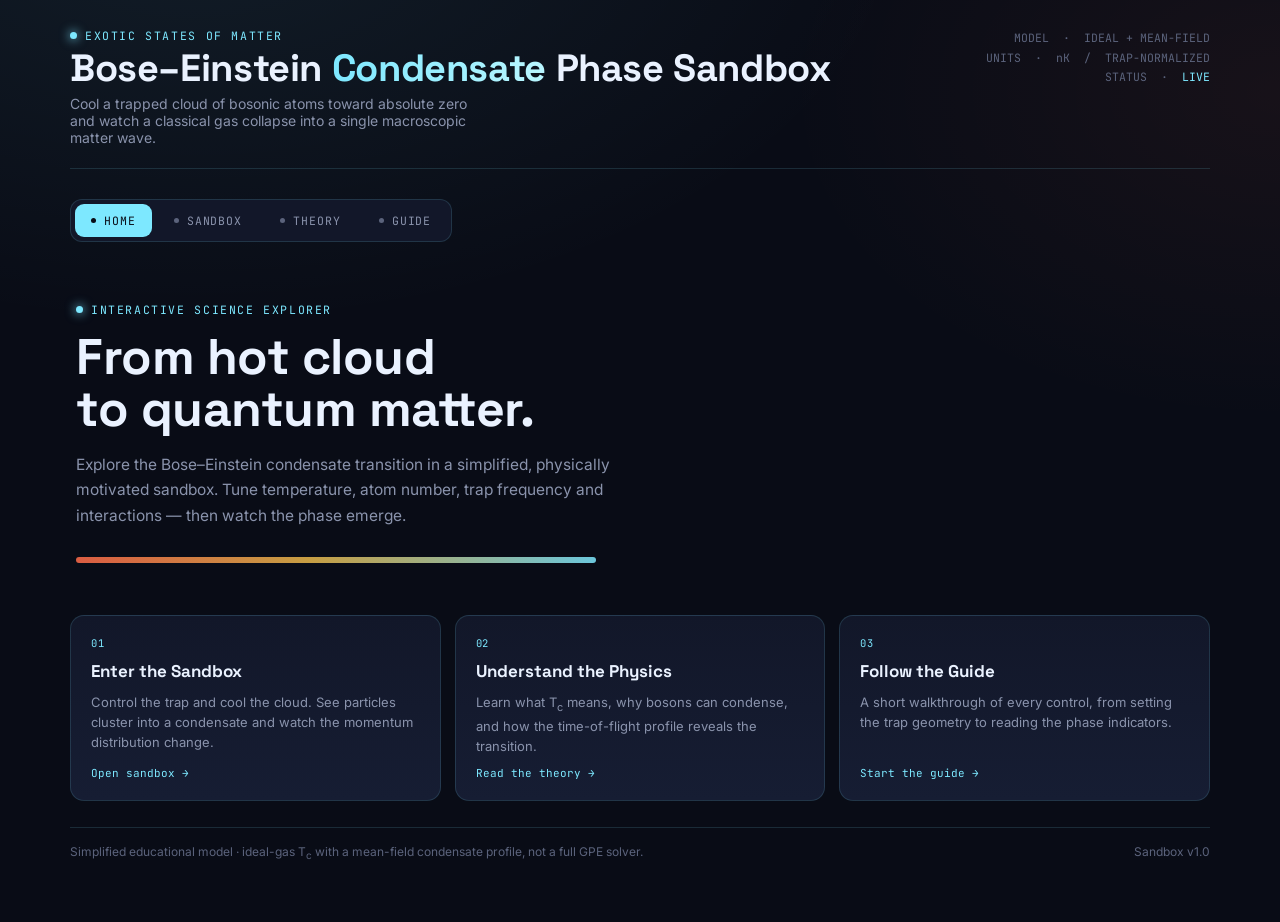
<file: index.html>
<!DOCTYPE html>
<html lang="en">

<head>
    <meta charset="UTF-8">

    <meta
        name="viewport"
        content="width=device-width, initial-scale=1.0"
    >

    <title>
        Exotic States of Matter | BEC Phase Sandbox
    </title>

    <!-- Google Fonts -->
    <link
        href="https://fonts.googleapis.com/css2?family=Inter:wght@400;500;600;700&family=JetBrains+Mono:wght@400;500;600;700&family=Space+Grotesk:wght@400;500;600;700&display=swap"
        rel="stylesheet"
    >

    <!-- Main CSS -->
    <link
        rel="stylesheet"
        href="css/style.css"
    >
</head>


<body>

    <div class="wrap">


        <!-- =================================================
             HEADER
             ================================================= -->

        <header class="top">

            <div class="brand">

                <div class="eyebrow">
                    Exotic States of Matter
                </div>

                <h1>
                    Bose–Einstein
                    <em>Condensate</em>
                    Phase Sandbox
                </h1>

                <p>
                    Cool a trapped cloud of bosonic atoms toward
                    absolute zero and watch a classical gas collapse
                    into a single macroscopic matter wave.
                </p>

            </div>


            <div class="top-meta">

                MODEL &nbsp;·&nbsp; IDEAL + MEAN-FIELD

                <br>

                UNITS &nbsp;·&nbsp; nK &nbsp;/&nbsp; TRAP-NORMALIZED

                <br>

                STATUS &nbsp;·&nbsp;
                <span style="color:var(--cyan)">
                    LIVE
                </span>

            </div>

        </header>



        <!-- =================================================
             NAVIGATION
             ================================================= -->

        <nav
            class="tabs"
            aria-label="Page navigation"
        >

            <a
                href="index.html"
                class="active"
            >
                Home
            </a>

            <a href="sandbox.html">
                Sandbox
            </a>

            <a href="theory.html">
                Theory
            </a>

            <a href="guide.html">
                Guide
            </a>

        </nav>



        <!-- =================================================
             HOME PAGE
             ================================================= -->

        <main>

            <section
                class="page current"
                id="page-home"
            >


                <!-- HERO -->

                <div class="hero-home">

                    <div class="kicker">
                        Interactive Science Explorer
                    </div>


                    <h1>
                        From hot cloud
                        <br>
                        to quantum matter.
                    </h1>


                    <p class="lede">

                        Explore the Bose–Einstein condensate
                        transition in a simplified, physically
                        motivated sandbox. Tune temperature,
                        atom number, trap frequency and interactions
                        — then watch the phase emerge.

                    </p>


                    <div class="spectrum-strip"></div>

                </div>



                <!-- =================================================
                     HOME CARDS
                     ================================================= -->

                <div class="home-cards">


                    <!-- SANDBOX CARD -->

                    <a
                        class="nav-card"
                        href="sandbox.html"
                    >

                        <span class="idx">
                            01
                        </span>

                        <h3>
                            Enter the Sandbox
                        </h3>

                        <p>
                            Control the trap and cool the cloud.
                            See particles cluster into a condensate
                            and watch the momentum distribution change.
                        </p>

                        <span class="go">
                            Open sandbox →
                        </span>

                    </a>



                    <!-- THEORY CARD -->

                    <a
                        class="nav-card"
                        href="theory.html"
                    >

                        <span class="idx">
                            02
                        </span>

                        <h3>
                            Understand the Physics
                        </h3>

                        <p>
                            Learn what T<sub>c</sub> means,
                            why bosons can condense, and how the
                            time-of-flight profile reveals the transition.
                        </p>

                        <span class="go">
                            Read the theory →
                        </span>

                    </a>



                    <!-- GUIDE CARD -->

                    <a
                        class="nav-card"
                        href="guide.html"
                    >

                        <span class="idx">
                            03
                        </span>

                        <h3>
                            Follow the Guide
                        </h3>

                        <p>
                            A short walkthrough of every control,
                            from setting the trap geometry to reading
                            the phase indicators.
                        </p>

                        <span class="go">
                            Start the guide →
                        </span>

                    </a>


                </div>

            </section>

        </main>



        <!-- =================================================
             FOOTER
             ================================================= -->

        <footer>

            <span>
                Simplified educational model ·
                ideal-gas T<sub>c</sub> with a mean-field
                condensate profile, not a full GPE solver.
            </span>

            <span>
                Sandbox v1.0
            </span>

        </footer>


    </div>


    <!--
        No sandbox.js here.

        index.html only needs the Home page.
        Sandbox simulation will be loaded only
        from sandbox.html.
    -->

</body>

</html>
</file>
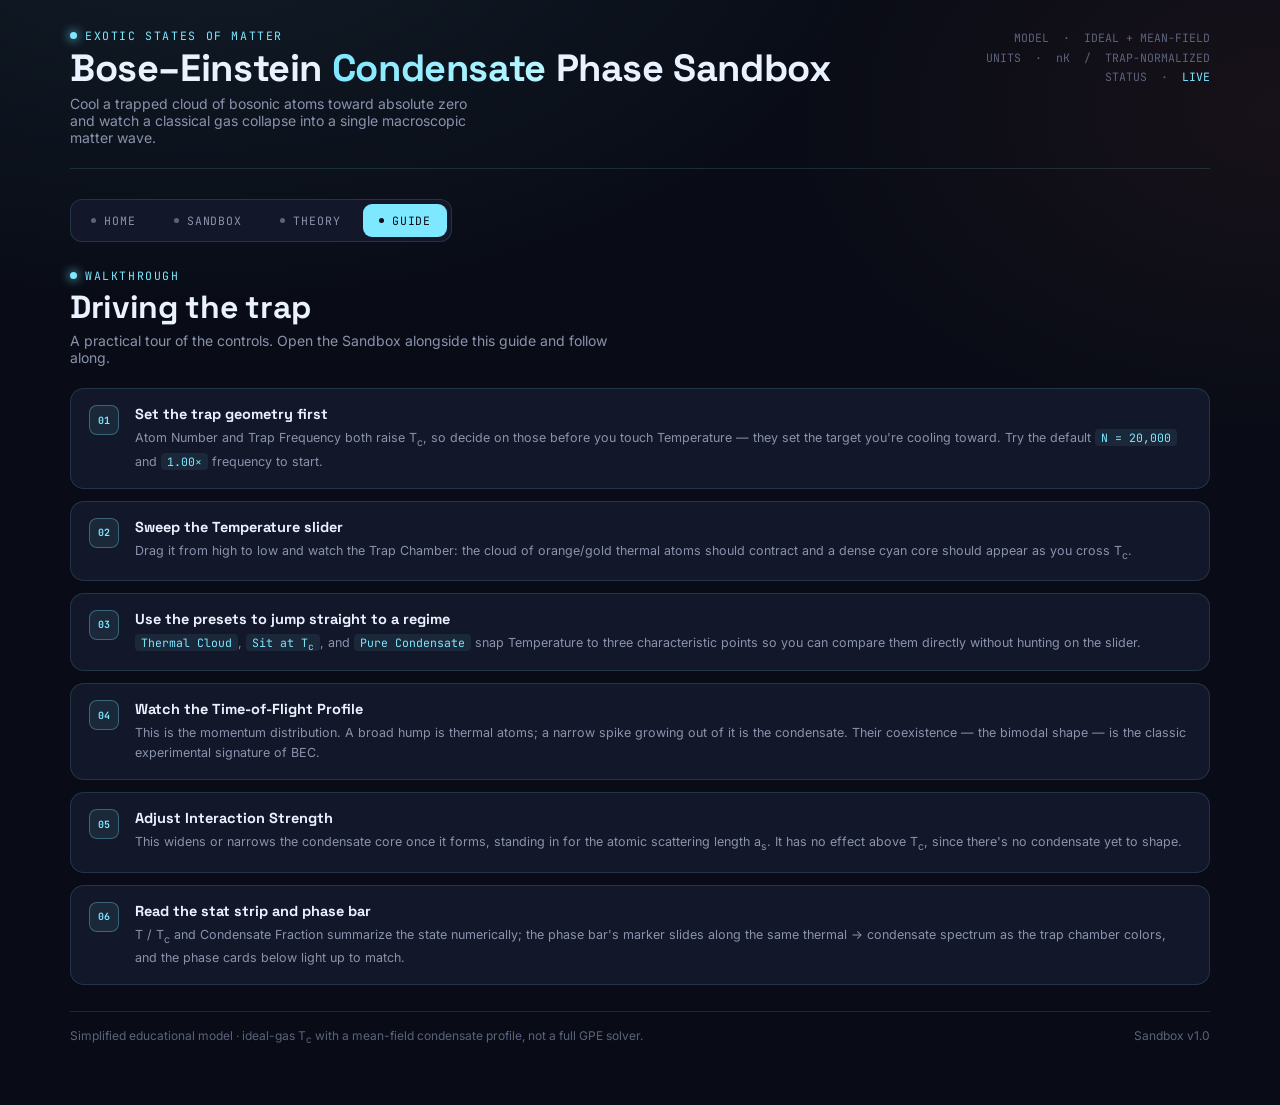
<file: guide.html>
<!DOCTYPE html>
<html lang="en">

<head>

    <meta charset="UTF-8">

    <meta
        name="viewport"
        content="width=device-width, initial-scale=1.0"
    >

    <title>
        Guide | Exotic States of Matter
    </title>

    <!-- Google Fonts -->
    <link
        href="https://fonts.googleapis.com/css2?family=Inter:wght@400;500;600;700&family=JetBrains+Mono:wght@400;500;600;700&family=Space+Grotesk:wght@400;500;600;700&display=swap"
        rel="stylesheet"
    >

    <!-- Main CSS -->
    <link
        rel="stylesheet"
        href="css/style.css"
    >

</head>


<body>

<div class="wrap">


    <!-- =====================================================
         HEADER
         ===================================================== -->

    <header class="top">

        <div class="brand">

            <div class="eyebrow">
                Exotic States of Matter
            </div>

            <h1>
                Bose–Einstein
                <em>Condensate</em>
                Phase Sandbox
            </h1>

            <p>
                Cool a trapped cloud of bosonic atoms toward
                absolute zero and watch a classical gas collapse
                into a single macroscopic matter wave.
            </p>

        </div>


        <div class="top-meta">

            MODEL &nbsp;·&nbsp; IDEAL + MEAN-FIELD

            <br>

            UNITS &nbsp;·&nbsp; nK &nbsp;/&nbsp; TRAP-NORMALIZED

            <br>

            STATUS &nbsp;·&nbsp;
            <span style="color:var(--cyan)">
                LIVE
            </span>

        </div>

    </header>



    <!-- =====================================================
         NAVIGATION
         ===================================================== -->

    <nav
        class="tabs"
        id="tabs"
        aria-label="Page navigation"
    >

        <a href="index.html">
            Home
        </a>

        <a href="sandbox.html">
            Sandbox
        </a>

        <a href="theory.html">
            Theory
        </a>

        <a
            href="guide.html"
            class="active"
        >
            Guide
        </a>

    </nav>



    <!-- =====================================================
         GUIDE PAGE
         ===================================================== -->

    <main>

        <section
            class="page current"
            id="page-guide"
        >


            <!-- =================================================
                 GUIDE INTRODUCTION
                 ================================================= -->

            <div class="page-head">

                <div class="eyebrow">
                    Walkthrough
                </div>

                <h1>
                    Driving the trap
                </h1>

                <p>
                    A practical tour of the controls.
                    Open the Sandbox alongside this guide
                    and follow along.
                </p>

            </div>



            <!-- =================================================
                 GUIDE STEPS
                 ================================================= -->

            <div class="guide-steps">


                <!-- STEP 01 -->

                <div class="gstep">

                    <div class="step-num">
                        01
                    </div>

                    <div>

                        <h3>
                            Set the trap geometry first
                        </h3>

                        <p>
                            Atom Number and Trap Frequency both
                            raise T<sub>c</sub>, so decide on those
                            before you touch Temperature — they set
                            the target you're cooling toward.
                            Try the default
                            <code>N = 20,000</code>
                            and
                            <code>1.00×</code>
                            frequency to start.
                        </p>

                    </div>

                </div>



                <!-- STEP 02 -->

                <div class="gstep">

                    <div class="step-num">
                        02
                    </div>

                    <div>

                        <h3>
                            Sweep the Temperature slider
                        </h3>

                        <p>
                            Drag it from high to low and watch
                            the Trap Chamber: the cloud of
                            orange/gold thermal atoms should
                            contract and a dense cyan core should
                            appear as you cross T<sub>c</sub>.
                        </p>

                    </div>

                </div>



                <!-- STEP 03 -->

                <div class="gstep">

                    <div class="step-num">
                        03
                    </div>

                    <div>

                        <h3>
                            Use the presets to jump straight
                            to a regime
                        </h3>

                        <p>
                            <code>Thermal Cloud</code>,
                            <code>Sit at T<sub>c</sub></code>,
                            and
                            <code>Pure Condensate</code>
                            snap Temperature to three
                            characteristic points so you can
                            compare them directly without
                            hunting on the slider.
                        </p>

                    </div>

                </div>



                <!-- STEP 04 -->

                <div class="gstep">

                    <div class="step-num">
                        04
                    </div>

                    <div>

                        <h3>
                            Watch the Time-of-Flight Profile
                        </h3>

                        <p>
                            This is the momentum distribution.
                            A broad hump is thermal atoms; a narrow
                            spike growing out of it is the condensate.
                            Their coexistence — the bimodal shape —
                            is the classic experimental signature
                            of BEC.
                        </p>

                    </div>

                </div>



                <!-- STEP 05 -->

                <div class="gstep">

                    <div class="step-num">
                        05
                    </div>

                    <div>

                        <h3>
                            Adjust Interaction Strength
                        </h3>

                        <p>
                            This widens or narrows the condensate
                            core once it forms, standing in for
                            the atomic scattering length
                            a<sub>s</sub>. It has no effect above
                            T<sub>c</sub>, since there's no
                            condensate yet to shape.
                        </p>

                    </div>

                </div>



                <!-- STEP 06 -->

                <div class="gstep">

                    <div class="step-num">
                        06
                    </div>

                    <div>

                        <h3>
                            Read the stat strip and phase bar
                        </h3>

                        <p>
                            T / T<sub>c</sub> and Condensate
                            Fraction summarize the state numerically;
                            the phase bar's marker slides along the
                            same thermal → condensate spectrum as
                            the trap chamber colors, and the phase
                            cards below light up to match.
                        </p>

                    </div>

                </div>


            </div>


        </section>

    </main>



    <!-- =====================================================
         FOOTER
         ===================================================== -->

    <footer>

        <span>
            Simplified educational model ·
            ideal-gas T<sub>c</sub> with a mean-field
            condensate profile, not a full GPE solver.
        </span>

        <span>
            Sandbox v1.0
        </span>

    </footer>


</div>


</body>

</html>
</file>
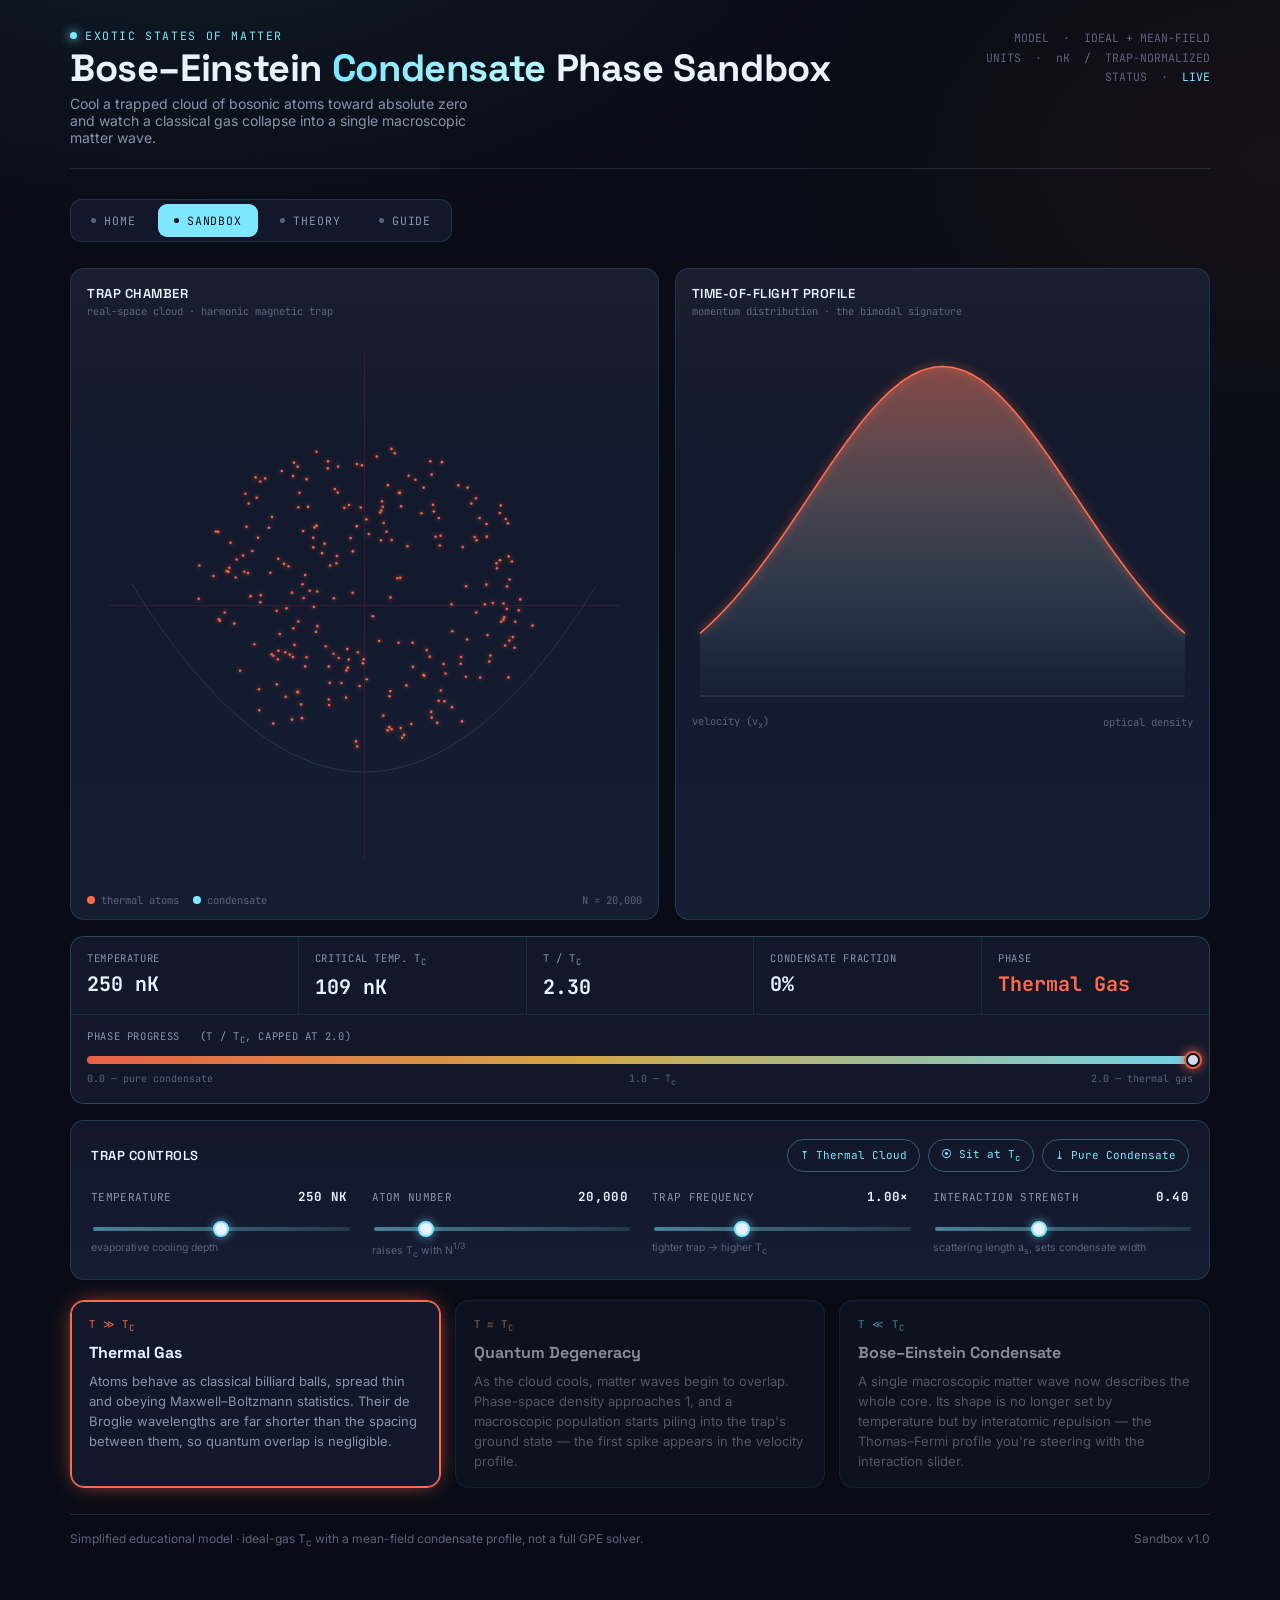
<file: sandbox.html>
<!DOCTYPE html>
<html lang="en">

<head>

    <meta charset="UTF-8">

    <meta
        name="viewport"
        content="width=device-width, initial-scale=1.0"
    >

    <title>
        Sandbox | Exotic States of Matter
    </title>

    <!-- Google Fonts -->
    <link
        href="https://fonts.googleapis.com/css2?family=Inter:wght@400;500;600;700&family=JetBrains+Mono:wght@400;500;600;700&family=Space+Grotesk:wght@400;500;600;700&display=swap"
        rel="stylesheet"
    >

    <!-- Main CSS -->
    <link
        rel="stylesheet"
        href="css/style.css"
    >

</head>


<body>

<div class="wrap">


    <!-- =====================================================
         HEADER
         ===================================================== -->

    <header class="top">

        <div class="brand">

            <div class="eyebrow">
                Exotic States of Matter
            </div>

            <h1>
                Bose–Einstein
                <em>Condensate</em>
                Phase Sandbox
            </h1>

            <p>
                Cool a trapped cloud of bosonic atoms toward
                absolute zero and watch a classical gas collapse
                into a single macroscopic matter wave.
            </p>

        </div>


        <div class="top-meta">

            MODEL &nbsp;·&nbsp; IDEAL + MEAN-FIELD

            <br>

            UNITS &nbsp;·&nbsp; nK &nbsp;/&nbsp; TRAP-NORMALIZED

            <br>

            STATUS &nbsp;·&nbsp;
            <span style="color:var(--cyan)">
                LIVE
            </span>

        </div>

    </header>



    <!-- =====================================================
         NAVIGATION
         ===================================================== -->

    <nav
        class="tabs"
        id="tabs"
        aria-label="Page navigation"
    >

        <a href="index.html">
            Home
        </a>

        <a
            href="sandbox.html"
            class="active"
        >
            Sandbox
        </a>

        <a href="theory.html">
            Theory
        </a>

        <a href="guide.html">
            Guide
        </a>

    </nav>



    <!-- =====================================================
         SANDBOX
         ===================================================== -->

    <main>

        <section
            class="page current"
            id="page-sandbox"
        >


            <!-- =================================================
                 SIMULATION AREA
                 ================================================= -->

            <section class="sim">


                <!-- ================= TRAP CHAMBER ================= -->

                <div class="panel">

                    <h2>
                        Trap Chamber
                    </h2>

                    <div class="sub">
                        real-space cloud · harmonic magnetic trap
                    </div>


                    <canvas
                        id="trapCanvas"
                    ></canvas>


                    <div class="panel-foot">

                        <div class="legend">

                            <span>
                                <i
                                    class="dot"
                                    style="background:var(--hot)"
                                ></i>

                                thermal atoms
                            </span>


                            <span>
                                <i
                                    class="dot"
                                    style="background:var(--cyan)"
                                ></i>

                                condensate
                            </span>

                        </div>


                        <span id="trapCount">
                            N = 20,000
                        </span>

                    </div>

                </div>



                <!-- ================= MOMENTUM PROFILE ================= -->

                <div class="panel">

                    <h2>
                        Time-of-Flight Profile
                    </h2>

                    <div class="sub">
                        momentum distribution · the bimodal signature
                    </div>


                    <canvas
                        id="momCanvas"
                    ></canvas>


                    <div class="panel-foot">

                        <span>
                            velocity (v<sub>x</sub>)
                        </span>

                        <span>
                            optical density
                        </span>

                    </div>

                </div>

            </section>



            <!-- =================================================
                 READOUT STRIP
                 ================================================= -->

            <section class="readout">


                <!-- Temperature -->

                <div class="stat">

                    <div class="k">
                        Temperature
                    </div>

                    <div
                        class="v"
                        id="statT"
                    >
                        250 nK
                    </div>

                </div>



                <!-- Critical Temperature -->

                <div class="stat">

                    <div class="k">
                        Critical Temp. T<sub>c</sub>
                    </div>

                    <div
                        class="v"
                        id="statTc"
                    >
                        108 nK
                    </div>

                </div>



                <!-- Temperature Ratio -->

                <div class="stat">

                    <div class="k">
                        T / T<sub>c</sub>
                    </div>

                    <div
                        class="v"
                        id="statRatio"
                    >
                        2.31
                    </div>

                </div>



                <!-- Condensate Fraction -->

                <div class="stat">

                    <div class="k">
                        Condensate Fraction
                    </div>

                    <div
                        class="v"
                        id="statFrac"
                    >
                        0%
                    </div>

                </div>



                <!-- Phase -->

                <div class="stat">

                    <div class="k">
                        Phase
                    </div>

                    <div
                        class="v phase-thermal"
                        id="statPhase"
                    >
                        Thermal Gas
                    </div>

                </div>



                <!-- =================================================
                     PHASE BAR
                     ================================================= -->

                <div class="phasebar">

                    <div class="k">
                        Phase Progress
                        &nbsp;
                        (T / T<sub>c</sub>, capped at 2.0)
                    </div>


                    <div class="track">

                        <div
                            class="marker"
                            id="marker"
                        ></div>

                    </div>


                    <div class="track-labels">

                        <span>
                            0.0 — pure condensate
                        </span>

                        <span>
                            1.0 — T<sub>c</sub>
                        </span>

                        <span>
                            2.0 — thermal gas
                        </span>

                    </div>

                </div>

            </section>



            <!-- =================================================
                 CONTROLS
                 ================================================= -->

            <section class="controls">


                <div class="controls-head">

                    <h2>
                        Trap Controls
                    </h2>


                    <!-- Presets -->

                    <div class="presets">

                        <button
                            type="button"
                            id="presetHot"
                        >
                            ⤒ Thermal Cloud
                        </button>


                        <button
                            type="button"
                            id="presetTc"
                        >
                            ⦿ Sit at T<sub>c</sub>
                        </button>


                        <button
                            type="button"
                            id="presetCold"
                        >
                            ⤓ Pure Condensate
                        </button>

                    </div>

                </div>



                <!-- =================================================
                     SLIDERS
                     ================================================= -->

                <div class="grid-sliders">


                    <!-- Temperature -->

                    <div class="field">

                        <label for="temp">

                            Temperature

                            <span
                                class="val"
                                id="tempVal"
                            >
                                250 nK
                            </span>

                        </label>


                        <input
                            type="range"
                            id="temp"
                            min="0"
                            max="500"
                            step="1"
                            value="250"
                        >


                        <div class="hint">
                            evaporative cooling depth
                        </div>

                    </div>



                    <!-- Atom Number -->

                    <div class="field">

                        <label for="num">

                            Atom Number

                            <span
                                class="val"
                                id="numVal"
                            >
                                20,000
                            </span>

                        </label>


                        <input
                            type="range"
                            id="num"
                            min="2"
                            max="100"
                            step="1"
                            value="20"
                        >


                        <div class="hint">
                            raises T<sub>c</sub> with N<sup>1/3</sup>
                        </div>

                    </div>



                    <!-- Trap Frequency -->

                    <div class="field">

                        <label for="freq">

                            Trap Frequency

                            <span
                                class="val"
                                id="freqVal"
                            >
                                1.00×
                            </span>

                        </label>


                        <input
                            type="range"
                            id="freq"
                            min="50"
                            max="200"
                            step="1"
                            value="100"
                        >


                        <div class="hint">
                            tighter trap → higher T<sub>c</sub>
                        </div>

                    </div>



                    <!-- Interaction Strength -->

                    <div class="field">

                        <label for="inter">

                            Interaction Strength

                            <span
                                class="val"
                                id="interVal"
                            >
                                0.40
                            </span>

                        </label>


                        <input
                            type="range"
                            id="inter"
                            min="0"
                            max="100"
                            step="1"
                            value="40"
                        >


                        <div class="hint">
                            scattering length a<sub>s</sub>,
                            sets condensate width
                        </div>

                    </div>


                </div>

            </section>



            <!-- =================================================
                 PHASE CARDS
                 ================================================= -->

            <section
                class="cards"
                id="cards"
            >


                <!-- THERMAL GAS -->

                <div
                    class="card"
                    data-phase="thermal"
                    style="--card-color:var(--hot)"
                >

                    <div class="tag">
                        T ≫ T<sub>c</sub>
                    </div>

                    <h3>
                        Thermal Gas
                    </h3>

                    <p>
                        Atoms behave as classical billiard balls,
                        spread thin and obeying Maxwell–Boltzmann
                        statistics. Their de Broglie wavelengths
                        are far shorter than the spacing between
                        them, so quantum overlap is negligible.
                    </p>

                </div>



                <!-- QUANTUM DEGENERACY -->

                <div
                    class="card"
                    data-phase="cross"
                    style="--card-color:var(--gold)"
                >

                    <div class="tag">
                        T ≈ T<sub>c</sub>
                    </div>

                    <h3>
                        Quantum Degeneracy
                    </h3>

                    <p>
                        As the cloud cools, matter waves begin
                        to overlap. Phase-space density approaches
                        1, and a macroscopic population starts
                        piling into the trap's ground state —
                        the first spike appears in the velocity
                        profile.
                    </p>

                </div>



                <!-- BEC -->

                <div
                    class="card"
                    data-phase="bec"
                    style="--card-color:var(--cyan)"
                >

                    <div class="tag">
                        T ≪ T<sub>c</sub>
                    </div>

                    <h3>
                        Bose–Einstein Condensate
                    </h3>

                    <p>
                        A single macroscopic matter wave now
                        describes the whole core. Its shape is
                        no longer set by temperature but by
                        interatomic repulsion — the
                        Thomas–Fermi profile you're steering
                        with the interaction slider.
                    </p>

                </div>


            </section>


        </section>

    </main>



    <!-- =====================================================
         FOOTER
         ===================================================== -->

    <footer>

        <span>
            Simplified educational model ·
            ideal-gas T<sub>c</sub> with a mean-field
            condensate profile, not a full GPE solver.
        </span>

        <span>
            Sandbox v1.0
        </span>

    </footer>


</div>


<!-- =====================================================
     SANDBOX JAVASCRIPT
     ===================================================== -->

<script src="js/sandbox.js"></script>

</body>

</html>
</file>
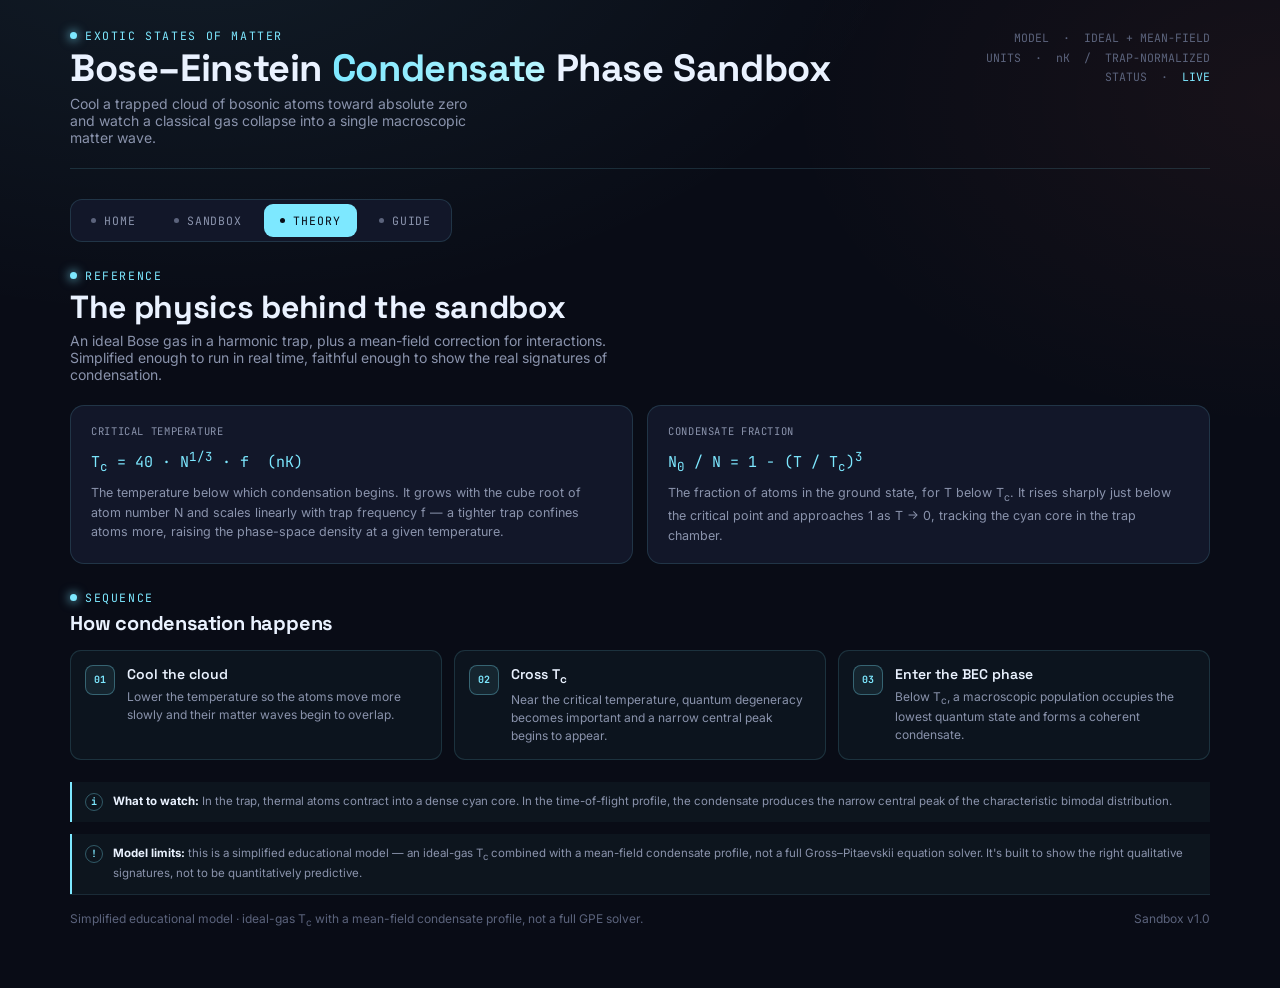
<file: theory.html>
<!DOCTYPE html>
<html lang="en">

<head>

    <meta charset="UTF-8">

    <meta
        name="viewport"
        content="width=device-width, initial-scale=1.0"
    >

    <title>
        Theory | Exotic States of Matter
    </title>

    <!-- Google Fonts -->
    <link
        href="https://fonts.googleapis.com/css2?family=Inter:wght@400;500;600;700&family=JetBrains+Mono:wght@400;500;600;700&family=Space+Grotesk:wght@400;500;600;700&display=swap"
        rel="stylesheet"
    >

    <!-- Main CSS -->
    <link
        rel="stylesheet"
        href="css/style.css"
    >

</head>


<body>

<div class="wrap">


    <!-- =====================================================
         HEADER
         ===================================================== -->

    <header class="top">

        <div class="brand">

            <div class="eyebrow">
                Exotic States of Matter
            </div>

            <h1>
                Bose–Einstein
                <em>Condensate</em>
                Phase Sandbox
            </h1>

            <p>
                Cool a trapped cloud of bosonic atoms toward
                absolute zero and watch a classical gas collapse
                into a single macroscopic matter wave.
            </p>

        </div>


        <div class="top-meta">

            MODEL &nbsp;·&nbsp; IDEAL + MEAN-FIELD

            <br>

            UNITS &nbsp;·&nbsp; nK &nbsp;/&nbsp; TRAP-NORMALIZED

            <br>

            STATUS &nbsp;·&nbsp;
            <span style="color:var(--cyan)">
                LIVE
            </span>

        </div>

    </header>



    <!-- =====================================================
         NAVIGATION
         ===================================================== -->

    <nav
        class="tabs"
        id="tabs"
        aria-label="Page navigation"
    >

        <a href="index.html">
            Home
        </a>

        <a href="sandbox.html">
            Sandbox
        </a>

        <a
            href="theory.html"
            class="active"
        >
            Theory
        </a>

        <a href="guide.html">
            Guide
        </a>

    </nav>



    <!-- =====================================================
         THEORY PAGE
         ===================================================== -->

    <main>

        <section
            class="page current"
            id="page-theory"
        >


            <!-- =================================================
                 THEORY INTRODUCTION
                 ================================================= -->

            <div class="page-head">

                <div class="eyebrow">
                    Reference
                </div>

                <h1>
                    The physics behind the sandbox
                </h1>

                <p>
                    An ideal Bose gas in a harmonic trap,
                    plus a mean-field correction for interactions.
                    Simplified enough to run in real time,
                    faithful enough to show the real signatures
                    of condensation.
                </p>

            </div>



            <!-- =================================================
                 FORMULAS
                 ================================================= -->

            <div class="formula-row">


                <!-- Critical Temperature -->

                <div class="formula">

                    <div class="k">
                        Critical temperature
                    </div>

                    <div class="eq">

                        T<sub>c</sub>
                        =
                        40
                        &middot;
                        N<sup>1/3</sup>
                        &middot;
                        f
                        &nbsp;(nK)

                    </div>

                    <p>
                        The temperature below which condensation
                        begins. It grows with the cube root of
                        atom number N and scales linearly with
                        trap frequency f — a tighter trap confines
                        atoms more, raising the phase-space density
                        at a given temperature.
                    </p>

                </div>



                <!-- Condensate Fraction -->

                <div class="formula">

                    <div class="k">
                        Condensate fraction
                    </div>

                    <div class="eq">

                        N<sub>0</sub>
                        /
                        N
                        =
                        1
                        &minus;
                        (T / T<sub>c</sub>)<sup>3</sup>

                    </div>

                    <p>
                        The fraction of atoms in the ground state,
                        for T below T<sub>c</sub>. It rises sharply
                        just below the critical point and approaches
                        1 as T &rarr; 0, tracking the cyan core in
                        the trap chamber.
                    </p>

                </div>

            </div>



            <!-- =================================================
                 HOW CONDENSATION HAPPENS
                 ================================================= -->

            <div
                class="page-head"
                style="margin-bottom:16px;"
            >

                <div class="eyebrow">
                    Sequence
                </div>

                <h1 style="font-size:20px;">
                    How condensation happens
                </h1>

            </div>



            <div
                class="explain-grid"
                style="margin-bottom:22px;"
            >


                <!-- STEP 01 -->

                <article class="step">

                    <div class="step-num">
                        01
                    </div>

                    <div>

                        <h3>
                            Cool the cloud
                        </h3>

                        <p>
                            Lower the temperature so the atoms
                            move more slowly and their matter
                            waves begin to overlap.
                        </p>

                    </div>

                </article>



                <!-- STEP 02 -->

                <article class="step">

                    <div class="step-num">
                        02
                    </div>

                    <div>

                        <h3>
                            Cross T<sub>c</sub>
                        </h3>

                        <p>
                            Near the critical temperature,
                            quantum degeneracy becomes important
                            and a narrow central peak begins
                            to appear.
                        </p>

                    </div>

                </article>



                <!-- STEP 03 -->

                <article class="step">

                    <div class="step-num">
                        03
                    </div>

                    <div>

                        <h3>
                            Enter the BEC phase
                        </h3>

                        <p>
                            Below T<sub>c</sub>, a macroscopic
                            population occupies the lowest quantum
                            state and forms a coherent condensate.
                        </p>

                    </div>

                </article>


            </div>



            <!-- =================================================
                 WHAT TO WATCH
                 ================================================= -->

            <div
                class="explain-note"
                style="margin-top:0;"
            >

                <span class="note-icon">
                    i
                </span>

                <p>

                    <strong>
                        What to watch:
                    </strong>

                    In the trap, thermal atoms contract into
                    a dense cyan core. In the time-of-flight
                    profile, the condensate produces the narrow
                    central peak of the characteristic bimodal
                    distribution.

                </p>

            </div>



            <!-- =================================================
                 MODEL LIMITS
                 ================================================= -->

            <div class="explain-note">

                <span class="note-icon">
                    !
                </span>

                <p>

                    <strong>
                        Model limits:
                    </strong>

                    this is a simplified educational model —
                    an ideal-gas T<sub>c</sub> combined with a
                    mean-field condensate profile, not a full
                    Gross–Pitaevskii equation solver. It's built
                    to show the right qualitative signatures,
                    not to be quantitatively predictive.

                </p>

            </div>


        </section>

    </main>



    <!-- =====================================================
         FOOTER
         ===================================================== -->

    <footer>

        <span>
            Simplified educational model ·
            ideal-gas T<sub>c</sub> with a mean-field
            condensate profile, not a full GPE solver.
        </span>

        <span>
            Sandbox v1.0
        </span>

    </footer>


</div>


</body>

</html>
</file>
<file: css/style.css>
:root {
    --void: #090c16;
    --panel: #121729;
    --panel-2: #161d33;

    --line: rgba(125, 232, 255, 0.14);
    --line-strong: rgba(125, 232, 255, 0.32);

    --cyan: #7de8ff;
    --cyan-soft: rgba(125, 232, 255, 0.5);

    --gold: #e8b84b;
    --hot: #ff6b4a;
    --laser: #ff3b5c;

    --text: #eaf2ff;
    --muted: #8a93ac;
    --muted-2: #5b637c;

    --radius: 14px;
}


/* =========================================================
   GLOBAL
   ========================================================= */

* {
    box-sizing: border-box;
}

html,
body {
    margin: 0;
    padding: 0;
}

body {
    background:
        radial-gradient(
            1200px 700px at 15% -10%,
            rgba(125, 232, 255, 0.08),
            transparent 60%
        ),
        radial-gradient(
            900px 600px at 100% 10%,
            rgba(255, 107, 74, 0.06),
            transparent 55%
        ),
        var(--void);

    color: var(--text);

    font-family:
        'Inter',
        system-ui,
        sans-serif;

    -webkit-font-smoothing: antialiased;

    min-height: 100vh;
}

::selection {
    background: rgba(125, 232, 255, 0.25);
}

a {
    color: inherit;
}


/* =========================================================
   MAIN WRAPPER
   ========================================================= */

.wrap {
    max-width: 1180px;
    margin: 0 auto;
    padding: 28px 20px 60px;
}


/* =========================================================
   HEADER
   ========================================================= */

header.top {
    display: flex;
    align-items: flex-start;
    justify-content: space-between;

    gap: 20px;

    padding-bottom: 22px;

    border-bottom: 1px solid var(--line);

    margin-bottom: 30px;

    flex-wrap: wrap;
}

.brand {
    display: flex;
    flex-direction: column;
    gap: 6px;
}

.brand .eyebrow {
    font-family: 'JetBrains Mono', monospace;

    font-size: 11.5px;

    letter-spacing: 0.14em;

    text-transform: uppercase;

    color: var(--cyan);

    display: flex;
    align-items: center;

    gap: 8px;
}

.brand .eyebrow::before {
    content: '';

    width: 7px;
    height: 7px;

    border-radius: 50%;

    background: var(--cyan);

    box-shadow:
        0 0 10px 2px var(--cyan-soft);

    display: inline-block;
}


/* =========================================================
   HEADINGS
   ========================================================= */

h1 {
    font-family: 'Space Grotesk', sans-serif;

    font-weight: 700;

    font-size: clamp(26px, 4vw, 38px);

    margin: 0;

    letter-spacing: -0.01em;

    line-height: 1.05;
}

h1 em {
    font-style: normal;

    background:
        linear-gradient(
            90deg,
            var(--cyan),
            #b9f6ff
        );

    -webkit-background-clip: text;
    background-clip: text;

    color: transparent;
}

.brand p {
    margin: 0;

    color: var(--muted);

    font-size: 14px;

    max-width: 46ch;
}

.top-meta {
    font-family: 'JetBrains Mono', monospace;

    font-size: 11.5px;

    color: var(--muted-2);

    text-align: right;

    line-height: 1.7;

    white-space: nowrap;
}


/* =========================================================
   NAVIGATION
   ========================================================= */

nav.tabs {
    display: flex;

    gap: 6px;

    padding: 4px;

    margin-bottom: 26px;

    background: var(--panel);

    border: 1px solid var(--line);

    border-radius: 12px;

    width: max-content;

    max-width: 100%;

    overflow-x: auto;
}


/*
   IMPORTANT:
   Our separated HTML pages use <a>
   instead of the original JS buttons.
*/

nav.tabs a {
    font-family: 'JetBrains Mono', monospace;

    font-size: 11.5px;

    letter-spacing: 0.08em;

    text-transform: uppercase;

    background: transparent;

    border: none;

    color: var(--muted);

    padding: 9px 16px;

    border-radius: 9px;

    cursor: pointer;

    white-space: nowrap;

    display: flex;

    align-items: center;

    gap: 8px;

    transition:
        background 0.15s,
        color 0.15s;

    text-decoration: none;
}

nav.tabs a::before {
    content: '';

    width: 5px;
    height: 5px;

    border-radius: 50%;

    background: var(--muted-2);

    transition:
        background 0.15s,
        box-shadow 0.15s;
}

nav.tabs a:hover {
    color: var(--text);

    background:
        rgba(125, 232, 255, 0.06);
}

nav.tabs a:focus-visible {
    outline: 2px solid var(--cyan);

    outline-offset: 2px;
}

nav.tabs a.active {
    color: var(--void);

    background: var(--cyan);
}

nav.tabs a.active::before {
    background: var(--void);
}


/* =========================================================
   PAGE
   ========================================================= */

.page {
    display: block;
}

.page.current {
    display: block;
}


/* =========================================================
   SIMULATION
   ========================================================= */

.sim {
    display: grid;

    grid-template-columns:
        1.1fr 1fr;

    gap: 16px;

    margin-bottom: 16px;
}

@media (max-width: 860px) {

    .sim {
        grid-template-columns: 1fr;
    }

}


/* =========================================================
   PANELS
   ========================================================= */

.panel {
    background:
        linear-gradient(
            180deg,
            var(--panel),
            var(--panel-2)
        );

    border: 1px solid var(--line);

    border-radius: var(--radius);

    padding: 16px 16px 12px;

    position: relative;

    overflow: hidden;
}

.panel::before {
    content: '';

    position: absolute;

    inset: 0;

    background:
        linear-gradient(
            180deg,
            rgba(255, 255, 255, 0.03),
            transparent 30%
        );

    pointer-events: none;
}

.panel h2 {
    font-family: 'Space Grotesk', sans-serif;

    font-size: 13px;

    font-weight: 600;

    letter-spacing: 0.04em;

    text-transform: uppercase;

    margin: 0 0 2px;

    color: var(--text);
}

.panel .sub {
    font-family: 'JetBrains Mono', monospace;

    font-size: 10.5px;

    color: var(--muted-2);

    margin-bottom: 10px;
}


/* =========================================================
   CANVAS
   ========================================================= */

canvas {
    display: block;

    width: 100%;
}

#trapCanvas {
    aspect-ratio: 1 / 1;

    border-radius: 10px;
}

#momCanvas {
    aspect-ratio: 4 / 3;

    border-radius: 10px;
}


/* =========================================================
   PANEL FOOTER
   ========================================================= */

.panel-foot {
    display: flex;

    justify-content: space-between;

    align-items: center;

    margin-top: 10px;

    font-family: 'JetBrains Mono', monospace;

    font-size: 10.5px;

    color: var(--muted-2);
}

.legend {
    display: flex;

    gap: 14px;

    align-items: center;

    flex-wrap: wrap;
}

.legend span {
    display: flex;

    align-items: center;

    gap: 6px;
}

.dot {
    width: 8px;
    height: 8px;

    border-radius: 50%;

    display: inline-block;
}


/* =========================================================
   READOUT
   ========================================================= */

.readout {
    display: grid;

    grid-template-columns:
        repeat(5, 1fr);

    gap: 1px;

    background: var(--line);

    border: 1px solid var(--line);

    border-radius: var(--radius);

    overflow: hidden;

    margin-bottom: 16px;
}

@media (max-width: 760px) {

    .readout {
        grid-template-columns:
            repeat(2, 1fr);
    }

}

.stat {
    background: var(--panel);

    padding: 14px 16px;
}

.stat .k {
    font-family: 'JetBrains Mono', monospace;

    font-size: 10.5px;

    color: var(--muted);

    letter-spacing: 0.06em;

    text-transform: uppercase;

    margin-bottom: 6px;
}

.stat .v {
    font-family: 'JetBrains Mono', monospace;

    font-size:
        clamp(16px, 2.4vw, 20px);

    font-weight: 700;
}

.stat .v.phase-thermal {
    color: var(--hot);
}

.stat .v.phase-cross {
    color: var(--gold);
}

.stat .v.phase-bec {
    color: var(--cyan);
}


/* =========================================================
   PHASE BAR
   ========================================================= */

.phasebar {
    grid-column: 1 / -1;

    background: var(--panel);

    padding: 14px 16px 16px;
}

.phasebar .k {
    font-family: 'JetBrains Mono', monospace;

    font-size: 10.5px;

    color: var(--muted);

    letter-spacing: 0.06em;

    text-transform: uppercase;

    margin-bottom: 10px;
}

.track {
    position: relative;

    height: 8px;

    border-radius: 5px;

    background:
        linear-gradient(
            90deg,
            var(--hot) 0%,
            var(--gold) 45%,
            var(--cyan) 100%
        );

    opacity: 0.9;
}

.marker {
    position: absolute;

    top: 50%;

    width: 14px;
    height: 14px;

    border-radius: 50%;

    background: var(--text);

    border: 2px solid var(--void);

    box-shadow:
        0 0 0 2px currentColor,
        0 0 12px 2px currentColor;

    transform:
        translate(-50%, -50%);

    transition:
        left 0.15s ease-out,
        color 0.2s ease;
}

.track-labels {
    display: flex;

    justify-content: space-between;

    font-family: 'JetBrains Mono', monospace;

    font-size: 10px;

    color: var(--muted-2);

    margin-top: 8px;
}


/* =========================================================
   CONTROLS
   ========================================================= */

.controls {
    background:
        linear-gradient(
            180deg,
            var(--panel),
            var(--panel-2)
        );

    border: 1px solid var(--line);

    border-radius: var(--radius);

    padding: 18px 20px 20px;

    margin-bottom: 20px;
}

.controls-head {
    display: flex;

    align-items: center;

    justify-content: space-between;

    margin-bottom: 16px;

    flex-wrap: wrap;

    gap: 10px;
}

.controls-head h2 {
    font-family: 'Space Grotesk', sans-serif;

    font-size: 13px;

    font-weight: 600;

    letter-spacing: 0.04em;

    text-transform: uppercase;

    margin: 0;
}


/* =========================================================
   PRESET BUTTONS
   ========================================================= */

.presets {
    display: flex;

    gap: 8px;

    flex-wrap: wrap;
}

.presets button {
    font-family: 'JetBrains Mono', monospace;

    font-size: 11px;

    background: transparent;

    border: 1px solid var(--line-strong);

    color: var(--cyan);

    padding: 7px 12px;

    border-radius: 20px;

    cursor: pointer;

    transition:
        background 0.15s,
        color 0.15s,
        border-color 0.15s;
}

.presets button:hover {
    background:
        rgba(125, 232, 255, 0.1);
}

.presets button:focus-visible {
    outline: 2px solid var(--cyan);

    outline-offset: 2px;
}


/* =========================================================
   SLIDERS
   ========================================================= */

.grid-sliders {
    display: grid;

    grid-template-columns:
        repeat(4, 1fr);

    gap: 22px 24px;
}

@media (max-width: 860px) {

    .grid-sliders {
        grid-template-columns:
            repeat(2, 1fr);
    }

}

@media (max-width: 520px) {

    .grid-sliders {
        grid-template-columns: 1fr;
    }

}

.field label {
    display: flex;

    justify-content: space-between;

    align-items: baseline;

    font-family: 'JetBrains Mono', monospace;

    font-size: 11px;

    color: var(--muted);

    letter-spacing: 0.03em;

    text-transform: uppercase;

    margin-bottom: 10px;
}

.field label .val {
    color: var(--text);

    font-weight: 700;

    font-size: 12.5px;
}


/* RANGE INPUT */

input[type="range"] {
    -webkit-appearance: none;

    appearance: none;

    width: 100%;

    height: 4px;

    border-radius: 3px;

    background:
        linear-gradient(
            90deg,
            var(--cyan-soft),
            var(--line)
        );

    outline-offset: 6px;
}

input[type="range"]::-webkit-slider-thumb {
    -webkit-appearance: none;

    width: 16px;
    height: 16px;

    border-radius: 50%;

    background: var(--text);

    border: 2px solid var(--cyan);

    cursor: pointer;

    box-shadow:
        0 0 8px 1px var(--cyan-soft);
}

input[type="range"]::-moz-range-thumb {
    width: 16px;
    height: 16px;

    border-radius: 50%;

    background: var(--text);

    border: 2px solid var(--cyan);

    cursor: pointer;

    box-shadow:
        0 0 8px 1px var(--cyan-soft);
}

input[type="range"]:focus-visible {
    outline: 2px solid var(--cyan);
}

.field .hint {
    font-size: 10.5px;

    color: var(--muted-2);

    margin-top: 6px;
}


/* =========================================================
   EXPLAINER
   ========================================================= */

.explain {
    margin-bottom: 26px;

    padding: 18px 20px 20px;
}

.explain-head {
    display: flex;

    align-items: flex-start;

    justify-content: space-between;

    gap: 12px;

    margin-bottom: 16px;
}

.explain-head h2 {
    margin-bottom: 2px;
}

.live-pill {
    font-family: 'JetBrains Mono', monospace;

    font-size: 9.5px;

    letter-spacing: 0.08em;

    color: var(--cyan);

    border: 1px solid var(--line-strong);

    border-radius: 20px;

    padding: 6px 9px;

    white-space: nowrap;
}

.explain-grid {
    display: grid;

    grid-template-columns:
        repeat(3, 1fr);

    gap: 12px;
}

.step {
    display: flex;

    gap: 12px;

    padding: 14px;

    background:
        rgba(125, 232, 255, 0.035);

    border: 1px solid var(--line);

    border-radius: 11px;
}

.step-num {
    flex: 0 0 30px;

    height: 30px;

    display: grid;

    place-items: center;

    border-radius: 8px;

    background:
        rgba(125, 232, 255, 0.08);

    border: 1px solid var(--line-strong);

    color: var(--cyan);

    font:
        700 10px
        'JetBrains Mono',
        monospace;
}

.step h3 {
    margin: 0 0 5px;

    font:
        600 14px
        'Space Grotesk',
        sans-serif;
}

.step p {
    margin: 0;

    color: var(--muted);

    font-size: 12px;

    line-height: 1.5;
}


/* =========================================================
   EXPLAIN NOTE
   ========================================================= */

.explain-note {
    display: flex;

    align-items: flex-start;

    gap: 10px;

    margin-top: 12px;

    padding: 11px 13px;

    border-left: 2px solid var(--cyan);

    background:
        rgba(125, 232, 255, 0.035);
}

.note-icon {
    flex: 0 0 18px;

    width: 18px;
    height: 18px;

    display: grid;

    place-items: center;

    border: 1px solid var(--line-strong);

    border-radius: 50%;

    color: var(--cyan);

    font:
        700 10px
        'JetBrains Mono',
        monospace;
}

.explain-note p {
    margin: 0;

    color: var(--muted);

    font-size: 11.5px;

    line-height: 1.55;
}

.explain-note strong {
    color: var(--text);
}

@media (max-width: 860px) {

    .explain-grid {
        grid-template-columns: 1fr;
    }

}


/* =========================================================
   PHASE CARDS
   ========================================================= */

.cards {
    display: grid;

    grid-template-columns:
        repeat(3, 1fr);

    gap: 14px;

    margin-bottom: 26px;
}

@media (max-width: 860px) {

    .cards {
        grid-template-columns: 1fr;
    }

}

.card {
    background: var(--panel);

    border: 1px solid var(--line);

    border-radius: var(--radius);

    padding: 16px 18px;

    transition:
        border-color 0.25s,
        box-shadow 0.25s,
        opacity 0.25s;

    opacity: 0.55;
}

.card.active {
    opacity: 1;

    border-color:
        var(--card-color, var(--cyan));

    box-shadow:
        0 0 0 1px
            var(--card-color, var(--cyan))
            inset,

        0 0 24px -8px
            var(--card-color, var(--cyan));
}

.card .tag {
    font-family: 'JetBrains Mono', monospace;

    font-size: 10.5px;

    letter-spacing: 0.08em;

    text-transform: uppercase;

    color:
        var(--card-color, var(--cyan));

    margin-bottom: 8px;
}

.card h3 {
    font-family: 'Space Grotesk', sans-serif;

    font-size: 16px;

    margin: 0 0 8px;
}

.card p {
    font-size: 13px;

    line-height: 1.55;

    color: var(--muted);

    margin: 0;
}


/* =========================================================
   FOOTER
   ========================================================= */

footer {
    border-top: 1px solid var(--line);

    padding-top: 16px;

    font-size: 12px;

    color: var(--muted-2);

    display: flex;

    justify-content: space-between;

    flex-wrap: wrap;

    gap: 8px;
}


/* =========================================================
   REDUCED MOTION
   ========================================================= */

@media (prefers-reduced-motion: reduce) {

    .marker {
        transition: none;
    }

}


/* =========================================================
   HOME PAGE
   ========================================================= */

.hero-home {
    padding: 34px 6px 10px;

    margin-bottom: 6px;
}

.hero-home .kicker {
    font-family: 'JetBrains Mono', monospace;

    font-size: 11.5px;

    letter-spacing: 0.14em;

    text-transform: uppercase;

    color: var(--cyan);

    margin-bottom: 14px;

    display: flex;

    align-items: center;

    gap: 8px;
}

.hero-home .kicker::before {
    content: '';

    width: 7px;
    height: 7px;

    border-radius: 50%;

    background: var(--cyan);

    box-shadow:
        0 0 10px 2px var(--cyan-soft);
}

.hero-home h1 {
    font-size:
        clamp(30px, 5.4vw, 50px);

    margin-bottom: 16px;

    max-width: 16ch;
}

.hero-home p.lede {
    color: var(--muted);

    font-size: 15.5px;

    line-height: 1.65;

    max-width: 56ch;

    margin: 0 0 28px;
}

.spectrum-strip {
    height: 6px;

    border-radius: 4px;

    background:
        linear-gradient(
            90deg,
            var(--hot) 0%,
            var(--gold) 45%,
            var(--cyan) 100%
        );

    opacity: 0.85;

    margin-bottom: 36px;

    max-width: 520px;
}


/* =========================================================
   HOME CARDS
   ========================================================= */

.home-cards {
    display: grid;

    grid-template-columns:
        repeat(3, 1fr);

    gap: 14px;

    margin-bottom: 26px;
}

@media (max-width: 860px) {

    .home-cards {
        grid-template-columns: 1fr;
    }

}

.nav-card {
    background:
        linear-gradient(
            180deg,
            var(--panel),
            var(--panel-2)
        );

    border: 1px solid var(--line);

    border-radius: var(--radius);

    padding: 20px;

    text-align: left;

    cursor: pointer;

    display: flex;

    flex-direction: column;

    gap: 10px;

    transition:
        border-color 0.2s,
        box-shadow 0.2s,
        transform 0.2s;

    font-family: inherit;

    color: inherit;

    text-decoration: none;
}

.nav-card:hover {
    border-color: var(--line-strong);

    box-shadow:
        0 0 24px -10px var(--cyan-soft);

    transform: translateY(-2px);
}

.nav-card:focus-visible {
    outline: 2px solid var(--cyan);

    outline-offset: 2px;
}

.nav-card .idx {
    font-family: 'JetBrains Mono', monospace;

    font-size: 10.5px;

    color: var(--cyan);

    letter-spacing: 0.08em;
}

.nav-card h3 {
    font-family: 'Space Grotesk', sans-serif;

    font-size: 17px;

    margin: 0;
}

.nav-card p {
    font-size: 13px;

    line-height: 1.55;

    color: var(--muted);

    margin: 0;
}

.nav-card .go {
    margin-top: auto;

    font-family: 'JetBrains Mono', monospace;

    font-size: 11px;

    color: var(--cyan);
}


/* =========================================================
   THEORY / GUIDE PAGES
   ========================================================= */

.page-head {
    margin-bottom: 22px;
}

.page-head .eyebrow {
    font-family: 'JetBrains Mono', monospace;

    font-size: 11.5px;

    letter-spacing: 0.14em;

    text-transform: uppercase;

    color: var(--cyan);

    display: flex;

    align-items: center;

    gap: 8px;

    margin-bottom: 8px;
}

.page-head .eyebrow::before {
    content: '';

    width: 7px;
    height: 7px;

    border-radius: 50%;

    background: var(--cyan);

    box-shadow:
        0 0 10px 2px var(--cyan-soft);
}

.page-head h1 {
    font-size:
        clamp(24px, 3.6vw, 32px);

    margin: 0 0 8px;
}

.page-head p {
    color: var(--muted);

    font-size: 14px;

    max-width: 60ch;

    margin: 0;
}


/* =========================================================
   THEORY FORMULAS
   ========================================================= */

.formula-row {
    display: grid;

    grid-template-columns:
        repeat(2, 1fr);

    gap: 14px;

    margin-bottom: 26px;
}

@media (max-width: 760px) {

    .formula-row {
        grid-template-columns: 1fr;
    }

}

.formula {
    background: var(--panel);

    border: 1px solid var(--line);

    border-radius: var(--radius);

    padding: 18px 20px;
}

.formula .k {
    font-family: 'JetBrains Mono', monospace;

    font-size: 10.5px;

    color: var(--muted);

    letter-spacing: 0.06em;

    text-transform: uppercase;

    margin-bottom: 10px;
}

.formula .eq {
    font-family: 'JetBrains Mono', monospace;

    font-size: 15px;

    color: var(--cyan);

    margin-bottom: 8px;
}

.formula p {
    margin: 0;

    color: var(--muted);

    font-size: 12.5px;

    line-height: 1.55;
}


/* =========================================================
   GUIDE STEPS
   ========================================================= */

.guide-steps {
    display: flex;

    flex-direction: column;

    gap: 12px;

    margin-bottom: 26px;
}

.gstep {
    display: flex;

    gap: 16px;

    background: var(--panel);

    border: 1px solid var(--line);

    border-radius: var(--radius);

    padding: 16px 18px;
}

.gstep .step-num {
    flex: 0 0 30px;

    height: 30px;
}

.gstep h3 {
    font-family: 'Space Grotesk', sans-serif;

    font-size: 14.5px;

    margin: 0 0 5px;
}

.gstep p {
    margin: 0;

    color: var(--muted);

    font-size: 12.5px;

    line-height: 1.6;
}

.gstep code {
    font-family: 'JetBrains Mono', monospace;

    font-size: 11.5px;

    color: var(--cyan);

    background:
        rgba(125, 232, 255, 0.08);

    padding: 1px 6px;

    border-radius: 4px;
}
</file>
